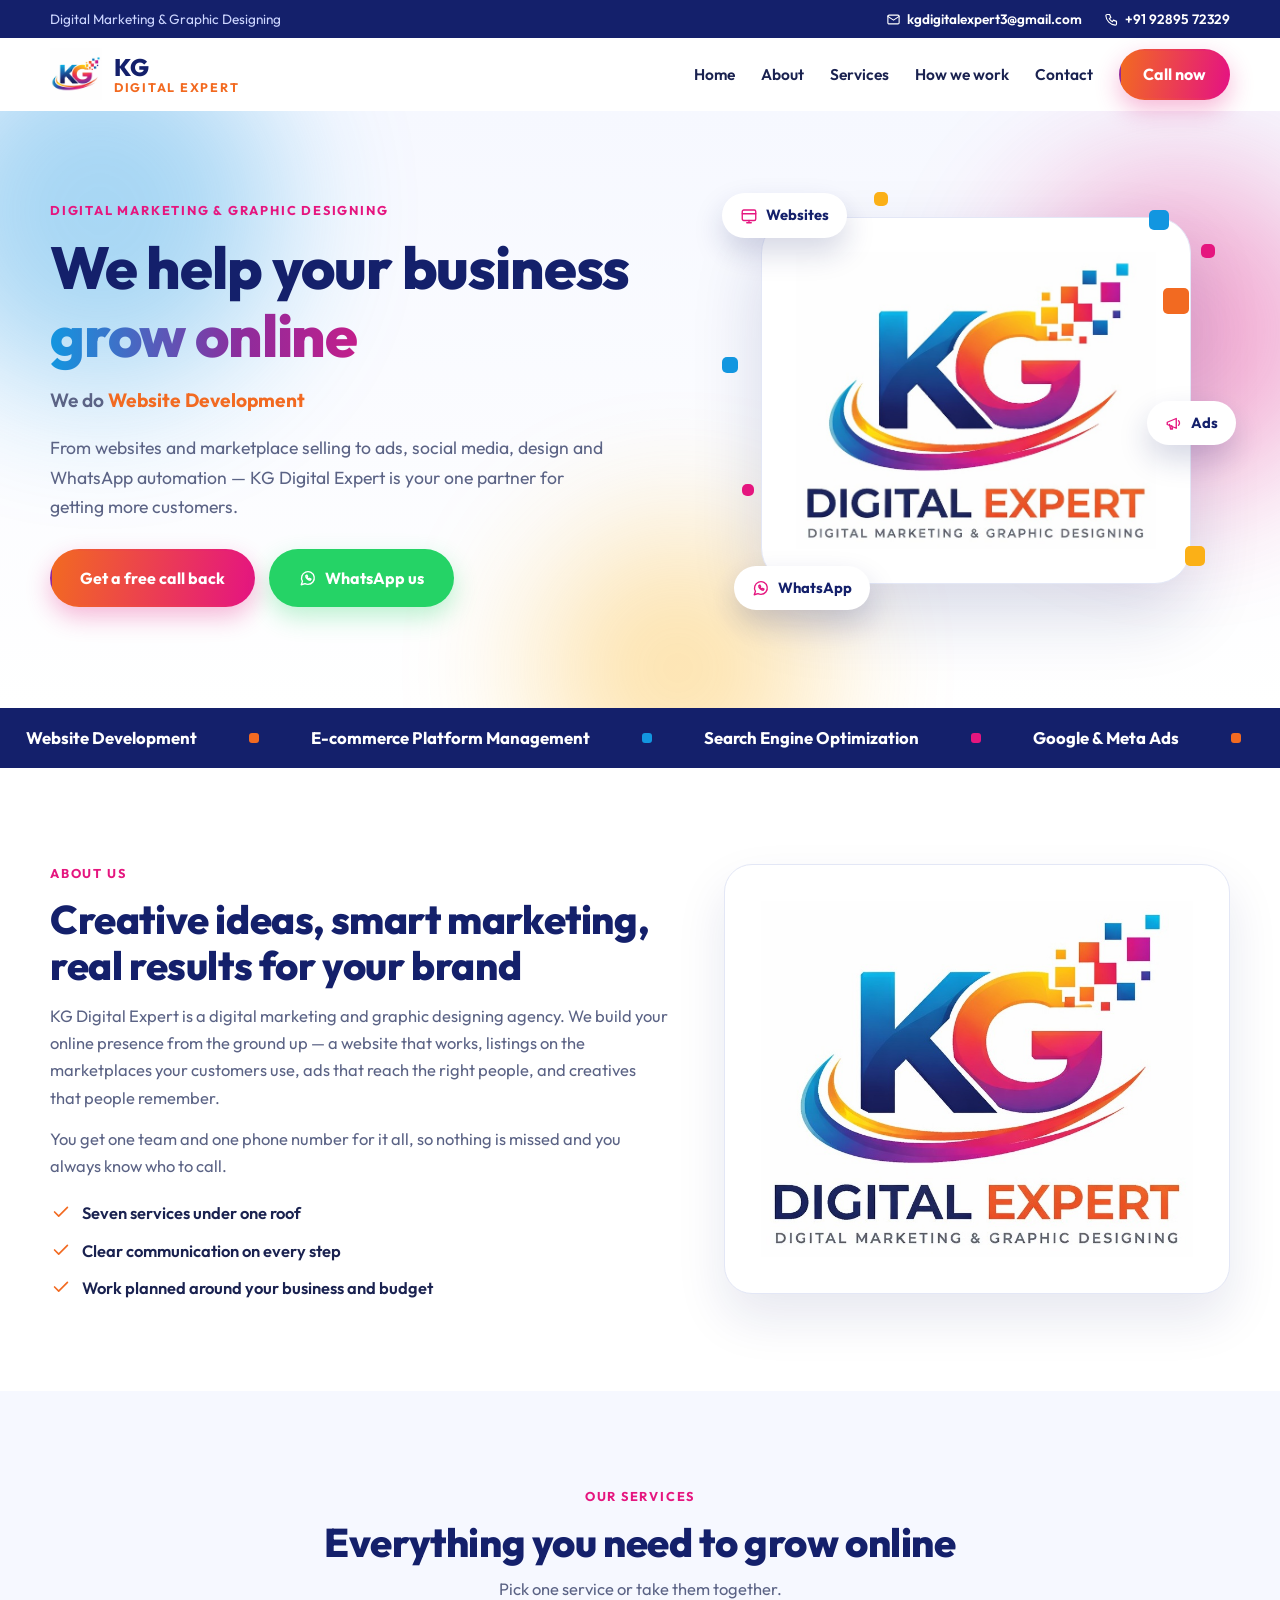
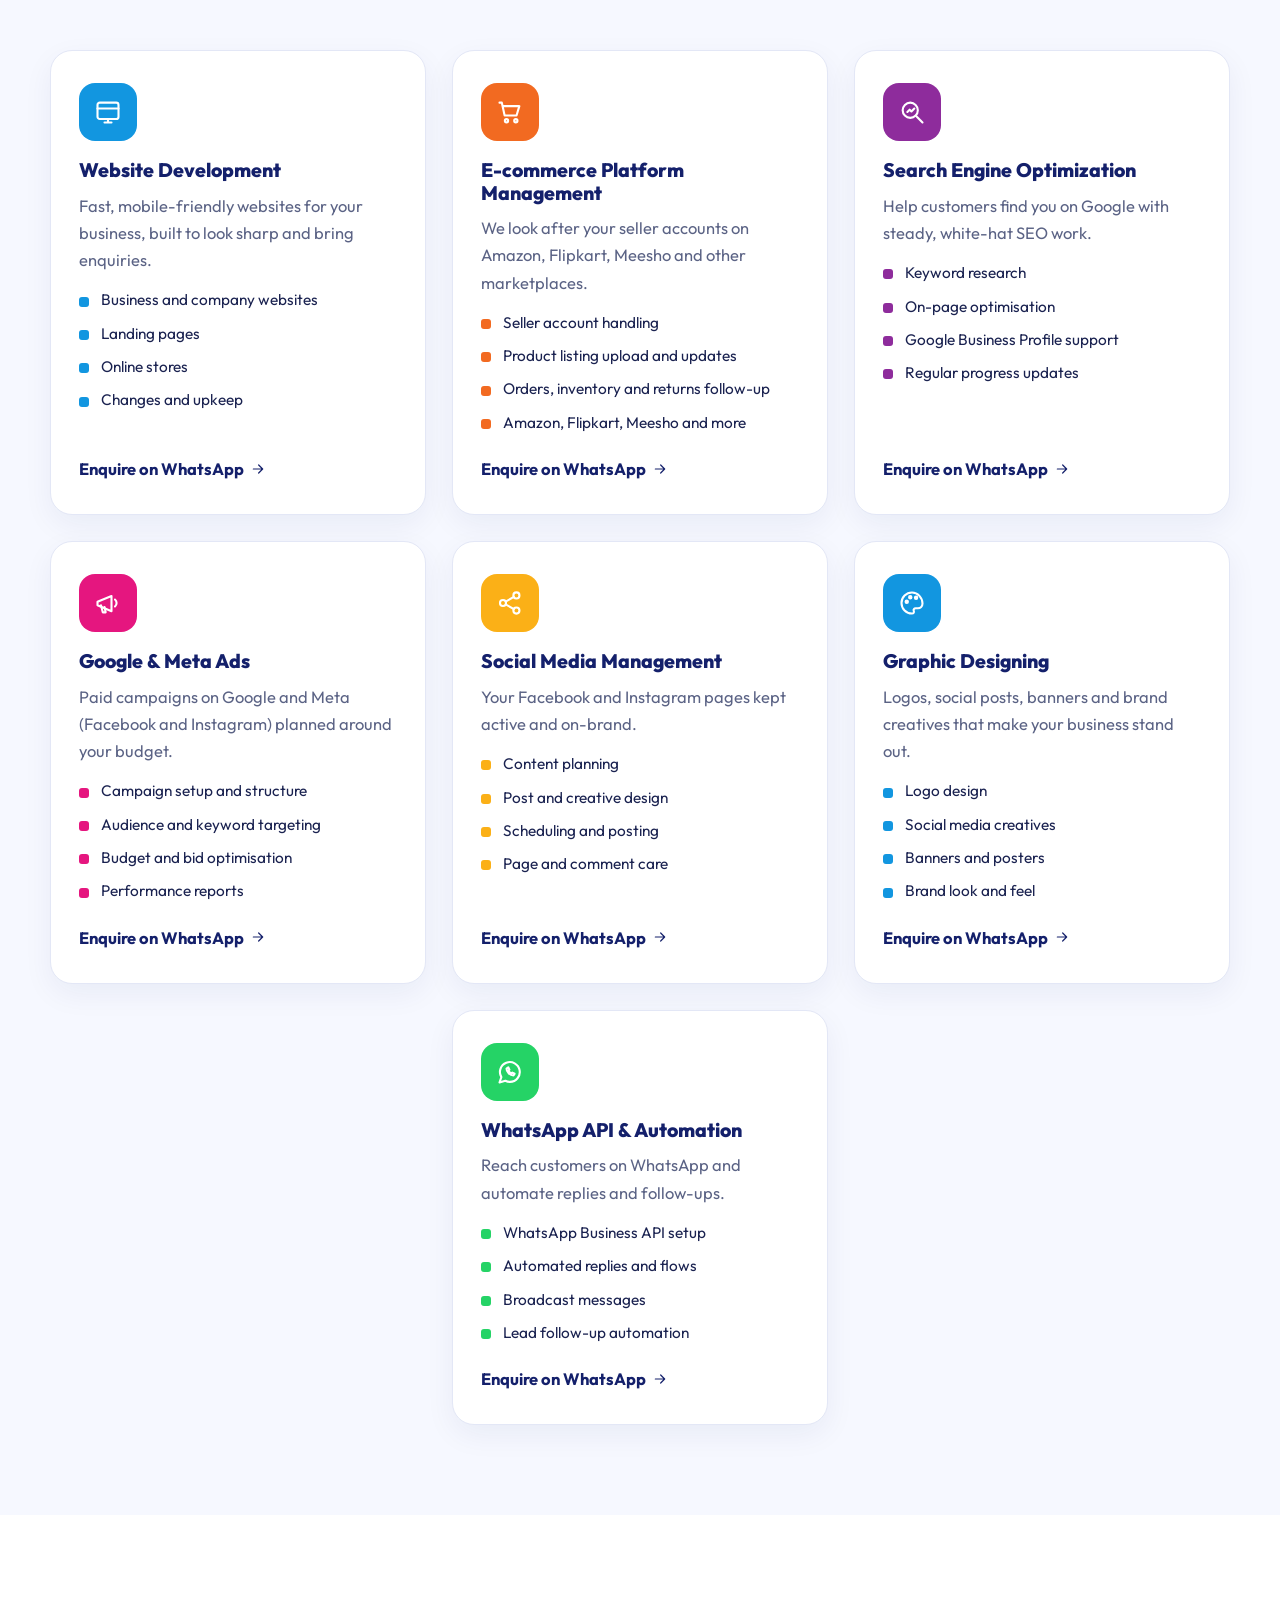
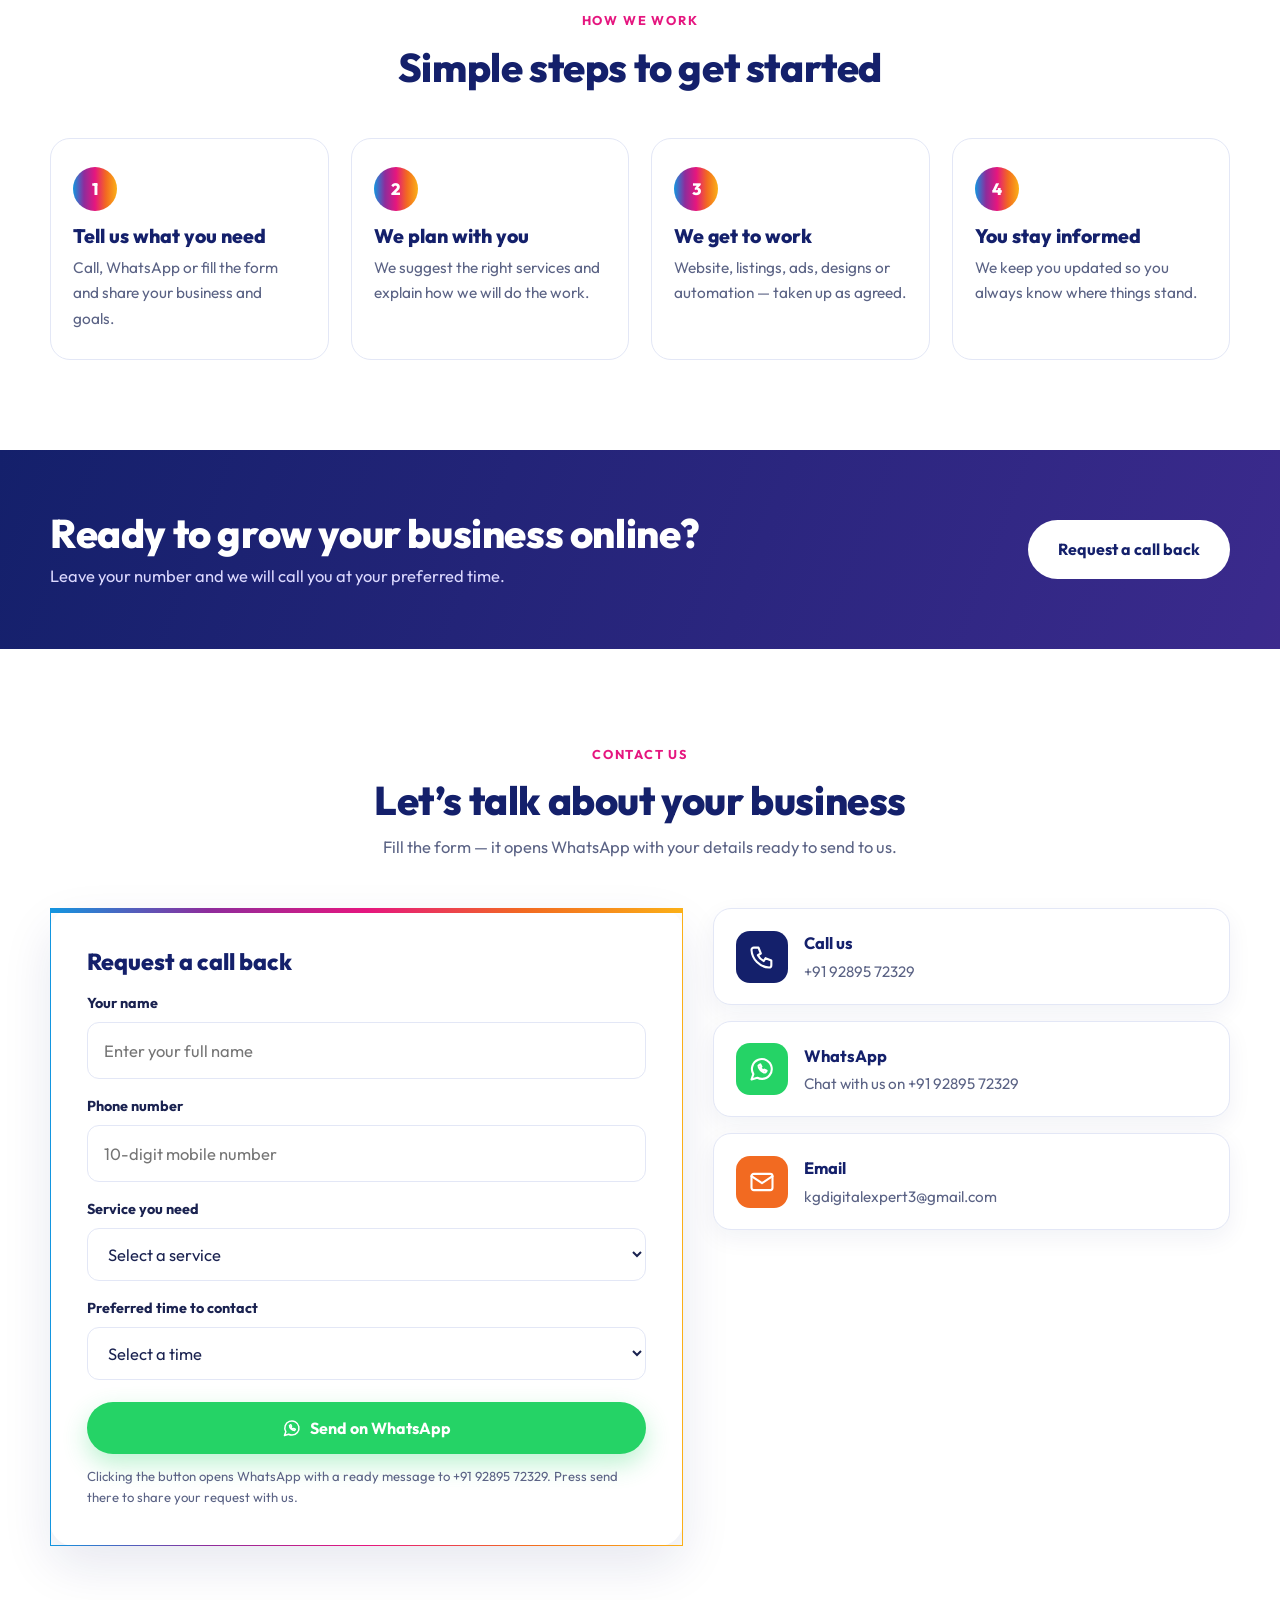
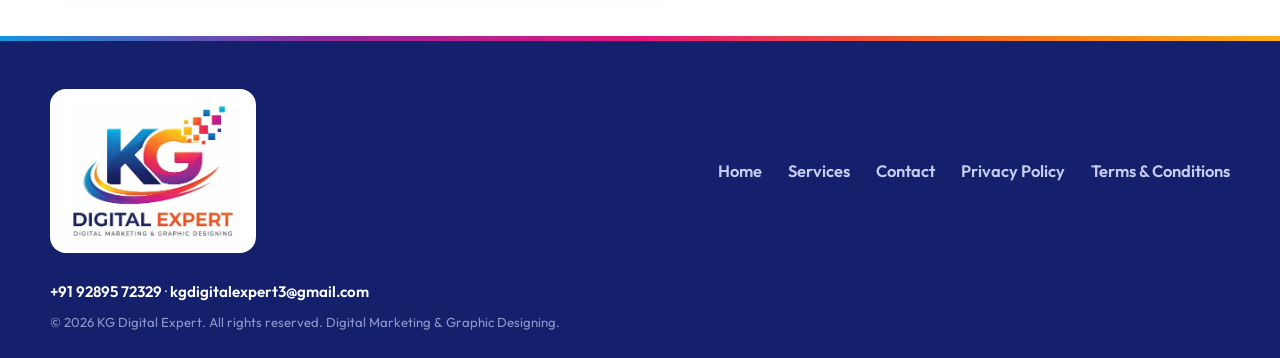
<file: index.html>
<!DOCTYPE html>
<html lang="en">
<head>
  <meta charset="utf-8">
  <meta name="viewport" content="width=device-width, initial-scale=1">
  <title>KG Digital Expert | Digital Marketing &amp; Graphic Designing</title>
  <meta name="description" content="KG Digital Expert: website development, e-commerce platform management, SEO, Google and Meta ads, social media management, graphic designing and WhatsApp API automation. Call +91 92895 72329.">
  <meta name="theme-color" content="#14206b">
  <link rel="icon" type="image/png" href="assets/favicon.png">
  <link rel="preconnect" href="https://fonts.googleapis.com">
  <link rel="preconnect" href="https://fonts.gstatic.com" crossorigin>
  <link rel="stylesheet" href="https://fonts.googleapis.com/css2?family=Outfit:wght@400;500;600;700;800&amp;display=swap">
  <link rel="stylesheet" href="styles.css">
  <meta property="og:title" content="KG Digital Expert - Digital Marketing &amp; Graphic Designing">
  <meta property="og:description" content="Websites, marketplace management, SEO, ads, social media, design and WhatsApp automation.">
  <meta property="og:image" content="assets/logo.jpg">
</head>
<body>
  <div class="progress" id="progress"></div>
  <div class="topbar">
    <div class="container topbar-in">
      <span>Digital Marketing &amp; Graphic Designing</span>
      <span class="tb-links"><a href="mailto:kgdigitalexpert3@gmail.com"><svg viewBox="0 0 24 24" width="15" height="15" fill="none" stroke="currentColor" stroke-width="1.8" stroke-linecap="round" stroke-linejoin="round" aria-hidden="true"><rect x="3" y="5" width="18" height="14" rx="2"/><path d="M3 7l9 6 9-6"/></svg> kgdigitalexpert3@gmail.com</a><a href="tel:+919289572329"><svg viewBox="0 0 24 24" width="15" height="15" fill="none" stroke="currentColor" stroke-width="1.8" stroke-linecap="round" stroke-linejoin="round" aria-hidden="true"><path d="M5 4h4l2 5-2.5 1.5a11 11 0 005 5L15 13l5 2v4a2 2 0 01-2 2A16 16 0 013 6a2 2 0 012-2z"/></svg> +91 92895 72329</a></span>
    </div>
  </div>
  <header class="site-header" id="siteHeader">
    <div class="container nav-wrap">
      <a class="brand" href="index.html"><img src="assets/favicon.png" alt="KG Digital Expert logo" width="52" height="52"><span class="brand-text"><span class="brand-name">KG</span><span class="brand-tag">Digital Expert</span></span></a>
      <button class="menu-btn" id="menuBtn" aria-expanded="false" aria-controls="nav">Menu</button>
      <nav id="nav" class="nav">
        <a href="#home">Home</a><a href="#about">About</a><a href="#services">Services</a><a href="#process">How we work</a><a href="#contact">Contact</a>
        <a class="btn btn-primary nav-cta" href="tel:+919289572329">Call now</a>
      </nav>
    </div>
  </header>

  <main>
  <section class="hero" id="home">
    <div class="blob b1"></div><div class="blob b2"></div><div class="blob b3"></div>
    <div class="container hero-grid">
      <div class="hero-copy">
        <span class="eyebrow anim-in" style="--d:0s">Digital Marketing &amp; Graphic Designing</span>
        <h1 class="anim-in" style="--d:.1s">We help your business <span class="grad">grow online</span></h1>
        <p class="rot anim-in" style="--d:.2s">We do <b id="rot">Website Development</b></p>
        <p class="lead anim-in" style="--d:.3s">From websites and marketplace selling to ads, social media, design and WhatsApp automation &mdash; KG Digital Expert is your one partner for getting more customers.</p>
        <div class="hero-actions anim-in" style="--d:.4s">
          <a class="btn btn-primary" href="#contact">Get a free call back</a>
          <a class="btn btn-whatsapp" href="https://wa.me/919289572329?text=Hi%20KG%20Digital%20Expert%2C%20I%20want%20to%20know%20more%20about%20your%20services." target="_blank" rel="noopener"><svg viewBox="0 0 24 24" width="18" height="18" fill="none" stroke="currentColor" stroke-width="1.8" stroke-linecap="round" stroke-linejoin="round" aria-hidden="true"><path d="M3 21l1.6-4.6A8.5 8.5 0 1112 20.5a8.4 8.4 0 01-4-1z"/><path d="M9 9c0 3 3 6 6 6l1-1.5-2-1-1 .8c-1-.5-1.8-1.3-2.3-2.3l.8-1-1-2z"/></svg> WhatsApp us</a>
        </div>
      </div>
      <div class="hero-visual anim-in" style="--d:.25s">
        <div class="hv-card" id="tilt"><img src="assets/logo.svg" alt="KG Digital Expert logo" width="763" height="629"></div>
        <i class="px p1"></i><i class="px p2"></i><i class="px p3"></i><i class="px p4"></i><i class="px p5"></i><i class="px p6"></i><i class="px p7"></i><i class="px p8"></i>
        <span class="chip c1"><svg viewBox="0 0 24 24" width="18" height="18" fill="none" stroke="currentColor" stroke-width="1.8" stroke-linecap="round" stroke-linejoin="round" aria-hidden="true"><rect x="3" y="4" width="18" height="14" rx="2"/><path d="M3 9h18M9 21h6M12 18v3"/></svg>Websites</span>
        <span class="chip c2"><svg viewBox="0 0 24 24" width="18" height="18" fill="none" stroke="currentColor" stroke-width="1.8" stroke-linecap="round" stroke-linejoin="round" aria-hidden="true"><path d="M3 11v3l12 5V6L3 11z"/><path d="M18 9a4 4 0 010 6M6 14l1.5 6h2.5l-1-4.5"/></svg>Ads</span>
        <span class="chip c3"><svg viewBox="0 0 24 24" width="18" height="18" fill="none" stroke="currentColor" stroke-width="1.8" stroke-linecap="round" stroke-linejoin="round" aria-hidden="true"><path d="M3 21l1.6-4.6A8.5 8.5 0 1112 20.5a8.4 8.4 0 01-4-1z"/><path d="M9 9c0 3 3 6 6 6l1-1.5-2-1-1 .8c-1-.5-1.8-1.3-2.3-2.3l.8-1-1-2z"/></svg>WhatsApp</span>
      </div>
    </div>
  </section>

  <div class="marquee" aria-hidden="true"><div class="marquee-track"><span>Website Development</span><span>E-commerce Platform Management</span><span>Search Engine Optimization</span><span>Google &amp; Meta Ads</span><span>Social Media Management</span><span>Graphic Designing</span><span>WhatsApp API &amp; Automation</span><span>Website Development</span><span>E-commerce Platform Management</span><span>Search Engine Optimization</span><span>Google &amp; Meta Ads</span><span>Social Media Management</span><span>Graphic Designing</span><span>WhatsApp API &amp; Automation</span></div></div>

  <section class="section" id="about">
    <div class="container about-grid">
      <div class="about-text reveal">
        <span class="eyebrow">About us</span>
        <h2>Creative ideas, smart marketing, real results for your brand</h2>
        <p>KG Digital Expert is a digital marketing and graphic designing agency. We build your online presence from the ground up &mdash; a website that works, listings on the marketplaces your customers use, ads that reach the right people, and creatives that people remember.</p>
        <p>You get one team and one phone number for it all, so nothing is missed and you always know who to call.</p>
        <ul class="ticks">
          <li><svg viewBox="0 0 24 24" width="22" height="22" fill="none" stroke="currentColor" stroke-width="1.8" stroke-linecap="round" stroke-linejoin="round" aria-hidden="true"><path d="M5 12l4.5 4.5L19 7"/></svg>Seven services under one roof</li>
          <li><svg viewBox="0 0 24 24" width="22" height="22" fill="none" stroke="currentColor" stroke-width="1.8" stroke-linecap="round" stroke-linejoin="round" aria-hidden="true"><path d="M5 12l4.5 4.5L19 7"/></svg>Clear communication on every step</li>
          <li><svg viewBox="0 0 24 24" width="22" height="22" fill="none" stroke="currentColor" stroke-width="1.8" stroke-linecap="round" stroke-linejoin="round" aria-hidden="true"><path d="M5 12l4.5 4.5L19 7"/></svg>Work planned around your business and budget</li>
        </ul>
      </div>
      <div class="about-card reveal"><img src="assets/logo.svg" alt="KG Digital Expert logo" width="763" height="629"></div>
    </div>
  </section>

  <section class="section tinted" id="services">
    <div class="container">
      <div class="section-head reveal"><span class="eyebrow">Our services</span><h2>Everything you need to grow online</h2><p>Pick one service or take them together.</p></div>
      <div class="cards">
        <article class="card c-blue reveal">
          <div class="card-icon"><svg viewBox="0 0 24 24" width="28" height="28" fill="none" stroke="currentColor" stroke-width="1.8" stroke-linecap="round" stroke-linejoin="round" aria-hidden="true"><rect x="3" y="4" width="18" height="14" rx="2"/><path d="M3 9h18M9 21h6M12 18v3"/></svg></div>
          <h3>Website Development</h3>
          <p>Fast, mobile-friendly websites for your business, built to look sharp and bring enquiries.</p>
          <ul class="mini"><li>Business and company websites</li><li>Landing pages</li><li>Online stores</li><li>Changes and upkeep</li></ul>
          <a class="card-link" href="https://wa.me/919289572329?text=Hi%20KG%20Digital%20Expert%2C%20I%20want%20to%20know%20about%20Website%20Development." target="_blank" rel="noopener">Enquire on WhatsApp <svg viewBox="0 0 24 24" width="16" height="16" fill="none" stroke="currentColor" stroke-width="1.8" stroke-linecap="round" stroke-linejoin="round" aria-hidden="true"><path d="M5 12h14M13 6l6 6-6 6"/></svg></a>
        </article>
        <article class="card c-orange reveal">
          <div class="card-icon"><svg viewBox="0 0 24 24" width="28" height="28" fill="none" stroke="currentColor" stroke-width="1.8" stroke-linecap="round" stroke-linejoin="round" aria-hidden="true"><path d="M3 4h2l2.4 11h10.2L20 7H6.2"/><circle cx="9" cy="19.5" r="1.4"/><circle cx="17" cy="19.5" r="1.4"/></svg></div>
          <h3>E-commerce Platform Management</h3>
          <p>We look after your seller accounts on Amazon, Flipkart, Meesho and other marketplaces.</p>
          <ul class="mini"><li>Seller account handling</li><li>Product listing upload and updates</li><li>Orders, inventory and returns follow-up</li><li>Amazon, Flipkart, Meesho and more</li></ul>
          <a class="card-link" href="https://wa.me/919289572329?text=Hi%20KG%20Digital%20Expert%2C%20I%20want%20to%20know%20about%20E-commerce%20Platform%20Management." target="_blank" rel="noopener">Enquire on WhatsApp <svg viewBox="0 0 24 24" width="16" height="16" fill="none" stroke="currentColor" stroke-width="1.8" stroke-linecap="round" stroke-linejoin="round" aria-hidden="true"><path d="M5 12h14M13 6l6 6-6 6"/></svg></a>
        </article>
        <article class="card c-purple reveal">
          <div class="card-icon"><svg viewBox="0 0 24 24" width="28" height="28" fill="none" stroke="currentColor" stroke-width="1.8" stroke-linecap="round" stroke-linejoin="round" aria-hidden="true"><circle cx="10.5" cy="10.5" r="6.5"/><path d="M15.5 15.5L21 21M8 12l2-2 1.5 1.5L14 9"/></svg></div>
          <h3>Search Engine Optimization</h3>
          <p>Help customers find you on Google with steady, white-hat SEO work.</p>
          <ul class="mini"><li>Keyword research</li><li>On-page optimisation</li><li>Google Business Profile support</li><li>Regular progress updates</li></ul>
          <a class="card-link" href="https://wa.me/919289572329?text=Hi%20KG%20Digital%20Expert%2C%20I%20want%20to%20know%20about%20Search%20Engine%20Optimization." target="_blank" rel="noopener">Enquire on WhatsApp <svg viewBox="0 0 24 24" width="16" height="16" fill="none" stroke="currentColor" stroke-width="1.8" stroke-linecap="round" stroke-linejoin="round" aria-hidden="true"><path d="M5 12h14M13 6l6 6-6 6"/></svg></a>
        </article>
        <article class="card c-pink reveal">
          <div class="card-icon"><svg viewBox="0 0 24 24" width="28" height="28" fill="none" stroke="currentColor" stroke-width="1.8" stroke-linecap="round" stroke-linejoin="round" aria-hidden="true"><path d="M3 11v3l12 5V6L3 11z"/><path d="M18 9a4 4 0 010 6M6 14l1.5 6h2.5l-1-4.5"/></svg></div>
          <h3>Google &amp; Meta Ads</h3>
          <p>Paid campaigns on Google and Meta (Facebook and Instagram) planned around your budget.</p>
          <ul class="mini"><li>Campaign setup and structure</li><li>Audience and keyword targeting</li><li>Budget and bid optimisation</li><li>Performance reports</li></ul>
          <a class="card-link" href="https://wa.me/919289572329?text=Hi%20KG%20Digital%20Expert%2C%20I%20want%20to%20know%20about%20Google%20and%20Meta%20Ads." target="_blank" rel="noopener">Enquire on WhatsApp <svg viewBox="0 0 24 24" width="16" height="16" fill="none" stroke="currentColor" stroke-width="1.8" stroke-linecap="round" stroke-linejoin="round" aria-hidden="true"><path d="M5 12h14M13 6l6 6-6 6"/></svg></a>
        </article>
        <article class="card c-yellow reveal">
          <div class="card-icon"><svg viewBox="0 0 24 24" width="28" height="28" fill="none" stroke="currentColor" stroke-width="1.8" stroke-linecap="round" stroke-linejoin="round" aria-hidden="true"><circle cx="6" cy="12" r="2.6"/><circle cx="17.5" cy="5.5" r="2.6"/><circle cx="17.5" cy="18.5" r="2.6"/><path d="M8.3 10.8l7-4M8.3 13.2l7 4"/></svg></div>
          <h3>Social Media Management</h3>
          <p>Your Facebook and Instagram pages kept active and on-brand.</p>
          <ul class="mini"><li>Content planning</li><li>Post and creative design</li><li>Scheduling and posting</li><li>Page and comment care</li></ul>
          <a class="card-link" href="https://wa.me/919289572329?text=Hi%20KG%20Digital%20Expert%2C%20I%20want%20to%20know%20about%20Social%20Media%20Management." target="_blank" rel="noopener">Enquire on WhatsApp <svg viewBox="0 0 24 24" width="16" height="16" fill="none" stroke="currentColor" stroke-width="1.8" stroke-linecap="round" stroke-linejoin="round" aria-hidden="true"><path d="M5 12h14M13 6l6 6-6 6"/></svg></a>
        </article>
        <article class="card c-blue reveal">
          <div class="card-icon"><svg viewBox="0 0 24 24" width="28" height="28" fill="none" stroke="currentColor" stroke-width="1.8" stroke-linecap="round" stroke-linejoin="round" aria-hidden="true"><path d="M12 3a9 9 0 100 18c1.4 0 2-1 1.5-2.2-.5-1.2.3-2.3 1.6-2.3H17a4 4 0 004-4c0-5-4-9.5-9-9.5z"/><circle cx="7.5" cy="11" r="1"/><circle cx="10.5" cy="7" r="1"/><circle cx="15.5" cy="7.5" r="1"/></svg></div>
          <h3>Graphic Designing</h3>
          <p>Logos, social posts, banners and brand creatives that make your business stand out.</p>
          <ul class="mini"><li>Logo design</li><li>Social media creatives</li><li>Banners and posters</li><li>Brand look and feel</li></ul>
          <a class="card-link" href="https://wa.me/919289572329?text=Hi%20KG%20Digital%20Expert%2C%20I%20want%20to%20know%20about%20Graphic%20Designing." target="_blank" rel="noopener">Enquire on WhatsApp <svg viewBox="0 0 24 24" width="16" height="16" fill="none" stroke="currentColor" stroke-width="1.8" stroke-linecap="round" stroke-linejoin="round" aria-hidden="true"><path d="M5 12h14M13 6l6 6-6 6"/></svg></a>
        </article>
        <article class="card c-green reveal">
          <div class="card-icon"><svg viewBox="0 0 24 24" width="28" height="28" fill="none" stroke="currentColor" stroke-width="1.8" stroke-linecap="round" stroke-linejoin="round" aria-hidden="true"><path d="M3 21l1.6-4.6A8.5 8.5 0 1112 20.5a8.4 8.4 0 01-4-1z"/><path d="M9 9c0 3 3 6 6 6l1-1.5-2-1-1 .8c-1-.5-1.8-1.3-2.3-2.3l.8-1-1-2z"/></svg></div>
          <h3>WhatsApp API &amp; Automation</h3>
          <p>Reach customers on WhatsApp and automate replies and follow-ups.</p>
          <ul class="mini"><li>WhatsApp Business API setup</li><li>Automated replies and flows</li><li>Broadcast messages</li><li>Lead follow-up automation</li></ul>
          <a class="card-link" href="https://wa.me/919289572329?text=Hi%20KG%20Digital%20Expert%2C%20I%20want%20to%20know%20about%20WhatsApp%20API%20and%20Automation." target="_blank" rel="noopener">Enquire on WhatsApp <svg viewBox="0 0 24 24" width="16" height="16" fill="none" stroke="currentColor" stroke-width="1.8" stroke-linecap="round" stroke-linejoin="round" aria-hidden="true"><path d="M5 12h14M13 6l6 6-6 6"/></svg></a>
        </article>
      </div>
    </div>
  </section>

  <section class="section" id="process">
    <div class="container">
      <div class="section-head reveal"><span class="eyebrow">How we work</span><h2>Simple steps to get started</h2></div>
      <div class="steps">
        <div class="step reveal"><span class="num">1</span><h3>Tell us what you need</h3><p>Call, WhatsApp or fill the form and share your business and goals.</p></div>
        <div class="step reveal"><span class="num">2</span><h3>We plan with you</h3><p>We suggest the right services and explain how we will do the work.</p></div>
        <div class="step reveal"><span class="num">3</span><h3>We get to work</h3><p>Website, listings, ads, designs or automation &mdash; taken up as agreed.</p></div>
        <div class="step reveal"><span class="num">4</span><h3>You stay informed</h3><p>We keep you updated so you always know where things stand.</p></div>
      </div>
    </div>
  </section>

  <section class="cta">
    <div class="container cta-in reveal">
      <div><h2>Ready to grow your business online?</h2><p>Leave your number and we will call you at your preferred time.</p></div>
      <a class="btn btn-light" href="#contact">Request a call back</a>
    </div>
  </section>

  <section class="section" id="contact">
    <div class="container">
      <div class="section-head reveal"><span class="eyebrow">Contact us</span><h2>Let&rsquo;s talk about your business</h2><p>Fill the form &mdash; it opens WhatsApp with your details ready to send to us.</p></div>
      <div class="contact-grid">
        <form class="lead-form reveal" id="leadForm" novalidate>
          <h3>Request a call back</h3>
          <label for="fName">Your name</label>
          <input id="fName" name="name" type="text" placeholder="Enter your full name" autocomplete="name" required>
          <label for="fPhone">Phone number</label>
          <input id="fPhone" name="phone" type="tel" inputmode="tel" placeholder="10-digit mobile number" autocomplete="tel" required>
          <label for="fService">Service you need</label>
          <select id="fService" name="service" required><option value="">Select a service</option><option>Website Development</option><option>E-commerce Platform Management</option><option>Search Engine Optimization</option><option>Google & Meta Ads</option><option>Social Media Management</option><option>Graphic Designing</option><option>WhatsApp API & Automation</option><option>Not sure yet</option></select>
          <label for="fTime">Preferred time to contact</label>
          <select id="fTime" name="time" required>
            <option value="">Select a time</option>
            <option>Morning (9 am - 12 pm)</option>
            <option>Afternoon (12 pm - 4 pm)</option>
            <option>Evening (4 pm - 8 pm)</option>
            <option>Any time</option>
          </select>
          <p class="form-err" id="formErr" role="alert" hidden></p>
          <button class="btn btn-whatsapp btn-block" type="submit"><svg viewBox="0 0 24 24" width="20" height="20" fill="none" stroke="currentColor" stroke-width="1.8" stroke-linecap="round" stroke-linejoin="round" aria-hidden="true"><path d="M3 21l1.6-4.6A8.5 8.5 0 1112 20.5a8.4 8.4 0 01-4-1z"/><path d="M9 9c0 3 3 6 6 6l1-1.5-2-1-1 .8c-1-.5-1.8-1.3-2.3-2.3l.8-1-1-2z"/></svg> Send on WhatsApp</button>
          <p class="form-note">Clicking the button opens WhatsApp with a ready message to +91 92895 72329. Press send there to share your request with us.</p>
        </form>
        <div class="contact-side">
          <a class="contact-box reveal" href="tel:+919289572329"><span class="ci"><svg viewBox="0 0 24 24" width="28" height="28" fill="none" stroke="currentColor" stroke-width="1.8" stroke-linecap="round" stroke-linejoin="round" aria-hidden="true"><path d="M5 4h4l2 5-2.5 1.5a11 11 0 005 5L15 13l5 2v4a2 2 0 01-2 2A16 16 0 013 6a2 2 0 012-2z"/></svg></span><span><strong>Call us</strong><em>+91 92895 72329</em></span></a>
          <a class="contact-box reveal" href="https://wa.me/919289572329?text=Hi%20KG%20Digital%20Expert%2C%20I%20want%20to%20know%20more%20about%20your%20services." target="_blank" rel="noopener"><span class="ci"><svg viewBox="0 0 24 24" width="28" height="28" fill="none" stroke="currentColor" stroke-width="1.8" stroke-linecap="round" stroke-linejoin="round" aria-hidden="true"><path d="M3 21l1.6-4.6A8.5 8.5 0 1112 20.5a8.4 8.4 0 01-4-1z"/><path d="M9 9c0 3 3 6 6 6l1-1.5-2-1-1 .8c-1-.5-1.8-1.3-2.3-2.3l.8-1-1-2z"/></svg></span><span><strong>WhatsApp</strong><em>Chat with us on +91 92895 72329</em></span></a>
          <a class="contact-box reveal" href="mailto:kgdigitalexpert3@gmail.com"><span class="ci"><svg viewBox="0 0 24 24" width="28" height="28" fill="none" stroke="currentColor" stroke-width="1.8" stroke-linecap="round" stroke-linejoin="round" aria-hidden="true"><rect x="3" y="5" width="18" height="14" rx="2"/><path d="M3 7l9 6 9-6"/></svg></span><span><strong>Email</strong><em>kgdigitalexpert3@gmail.com</em></span></a>
        </div>
      </div>
    </div>
  </section>
  </main>

  <footer class="site-footer">
    <div class="container">
      <div class="footer-top">
        <div class="footer-brand"><img src="assets/logo.svg" alt="KG Digital Expert" width="763" height="629"></div>
        <ul class="footer-links">
          <li><a href="index.html">Home</a></li>
          <li><a href="index.html#services">Services</a></li>
          <li><a href="index.html#contact">Contact</a></li>
          <li><a href="privacy.html">Privacy Policy</a></li>
          <li><a href="terms.html">Terms &amp; Conditions</a></li>
        </ul>
      </div>
      <p class="footer-addr"><a href="tel:+919289572329">+91 92895 72329</a> &middot; <a href="mailto:kgdigitalexpert3@gmail.com">kgdigitalexpert3@gmail.com</a></p>
      <p class="copy">&copy; <span id="yr">2026</span> KG Digital Expert. All rights reserved. Digital Marketing &amp; Graphic Designing.</p>
    </div>
  </footer>
  <script>document.getElementById('yr').textContent=new Date().getFullYear();</script>
  <div class="mobile-bar">
    <a href="tel:+919289572329" class="mb-call">Call now</a>
    <a href="https://wa.me/919289572329?text=Hi%20KG%20Digital%20Expert%2C%20I%20want%20to%20know%20more%20about%20your%20services." target="_blank" rel="noopener" class="mb-wa">WhatsApp</a>
  </div>

  <script>
  (function(){
    document.documentElement.classList.add('js');
    var reduce=window.matchMedia&&matchMedia('(prefers-reduced-motion: reduce)').matches;
    var btn=document.getElementById('menuBtn'),nav=document.getElementById('nav');
    btn.addEventListener('click',function(){var o=nav.classList.toggle('open');btn.setAttribute('aria-expanded',o);});
    nav.querySelectorAll('a').forEach(function(a){a.addEventListener('click',function(){nav.classList.remove('open');btn.setAttribute('aria-expanded',false);});});
    var els=document.querySelectorAll('.reveal');
    els.forEach(function(el,i){el.style.transitionDelay=((i%3)*0.09)+'s';});
    if('IntersectionObserver' in window){
      var io=new IntersectionObserver(function(es){es.forEach(function(e){if(e.isIntersecting){e.target.classList.add('in');io.unobserve(e.target);}});},{threshold:.12});
      els.forEach(function(el){io.observe(el);});
    }else{els.forEach(function(el){el.classList.add('in');});}
    var pr=document.getElementById('progress'),hd=document.getElementById('siteHeader');
    function sc(){var h=document.documentElement,m=h.scrollHeight-h.clientHeight;pr.style.width=(m>0?h.scrollTop/m*100:0)+'%';hd.classList.toggle('scrolled',h.scrollTop>10);}
    window.addEventListener('scroll',sc,{passive:true});sc();
    var words=['Website Development','E-commerce Platform Management','Search Engine Optimization','Google & Meta Ads','Social Media Management','Graphic Designing','WhatsApp API & Automation'],wi=0,r=document.getElementById('rot');
    if(!reduce){setInterval(function(){r.classList.add('out');setTimeout(function(){wi=(wi+1)%words.length;r.textContent=words[wi];r.classList.remove('out');},300);},2400);}
    var t=document.getElementById('tilt');
    if(t&&!reduce&&window.matchMedia('(hover:hover)').matches){
      t.parentNode.addEventListener('mousemove',function(e){var b=t.getBoundingClientRect(),x=(e.clientX-b.left)/b.width-.5,y=(e.clientY-b.top)/b.height-.5;t.style.transform='perspective(800px) rotateY('+(x*10)+'deg) rotateX('+(-y*10)+'deg)';});
      t.parentNode.addEventListener('mouseleave',function(){t.style.transform='';});
    }
    var form=document.getElementById('leadForm'),err=document.getElementById('formErr');
    form.addEventListener('submit',function(ev){
      ev.preventDefault();
      var n=form.name.value.trim(),p=form.phone.value.replace(/[^0-9]/g,''),sv=form.service.value,t2=form.time.value;
      if(p.length>10&&p.indexOf('91')===0)p=p.slice(p.length-10);
      var m='';
      if(n.length<2)m='Please enter your name.';
      else if(p.length!==10)m='Please enter a valid 10-digit phone number.';
      else if(!sv)m='Please select the service you need.';
      else if(!t2)m='Please select your preferred time to contact.';
      if(m){err.textContent=m;err.hidden=false;return;}
      err.hidden=true;
      var text='Hello KG Digital Expert, I would like a call back.\n\nName: '+n+'\nPhone: '+p+'\nService: '+sv+'\nPreferred time to contact: '+t2;
      window.open('https://wa.me/919289572329?text='+encodeURIComponent(text),'_blank');
    });
  })();
  </script>
</body>
</html>
</file>
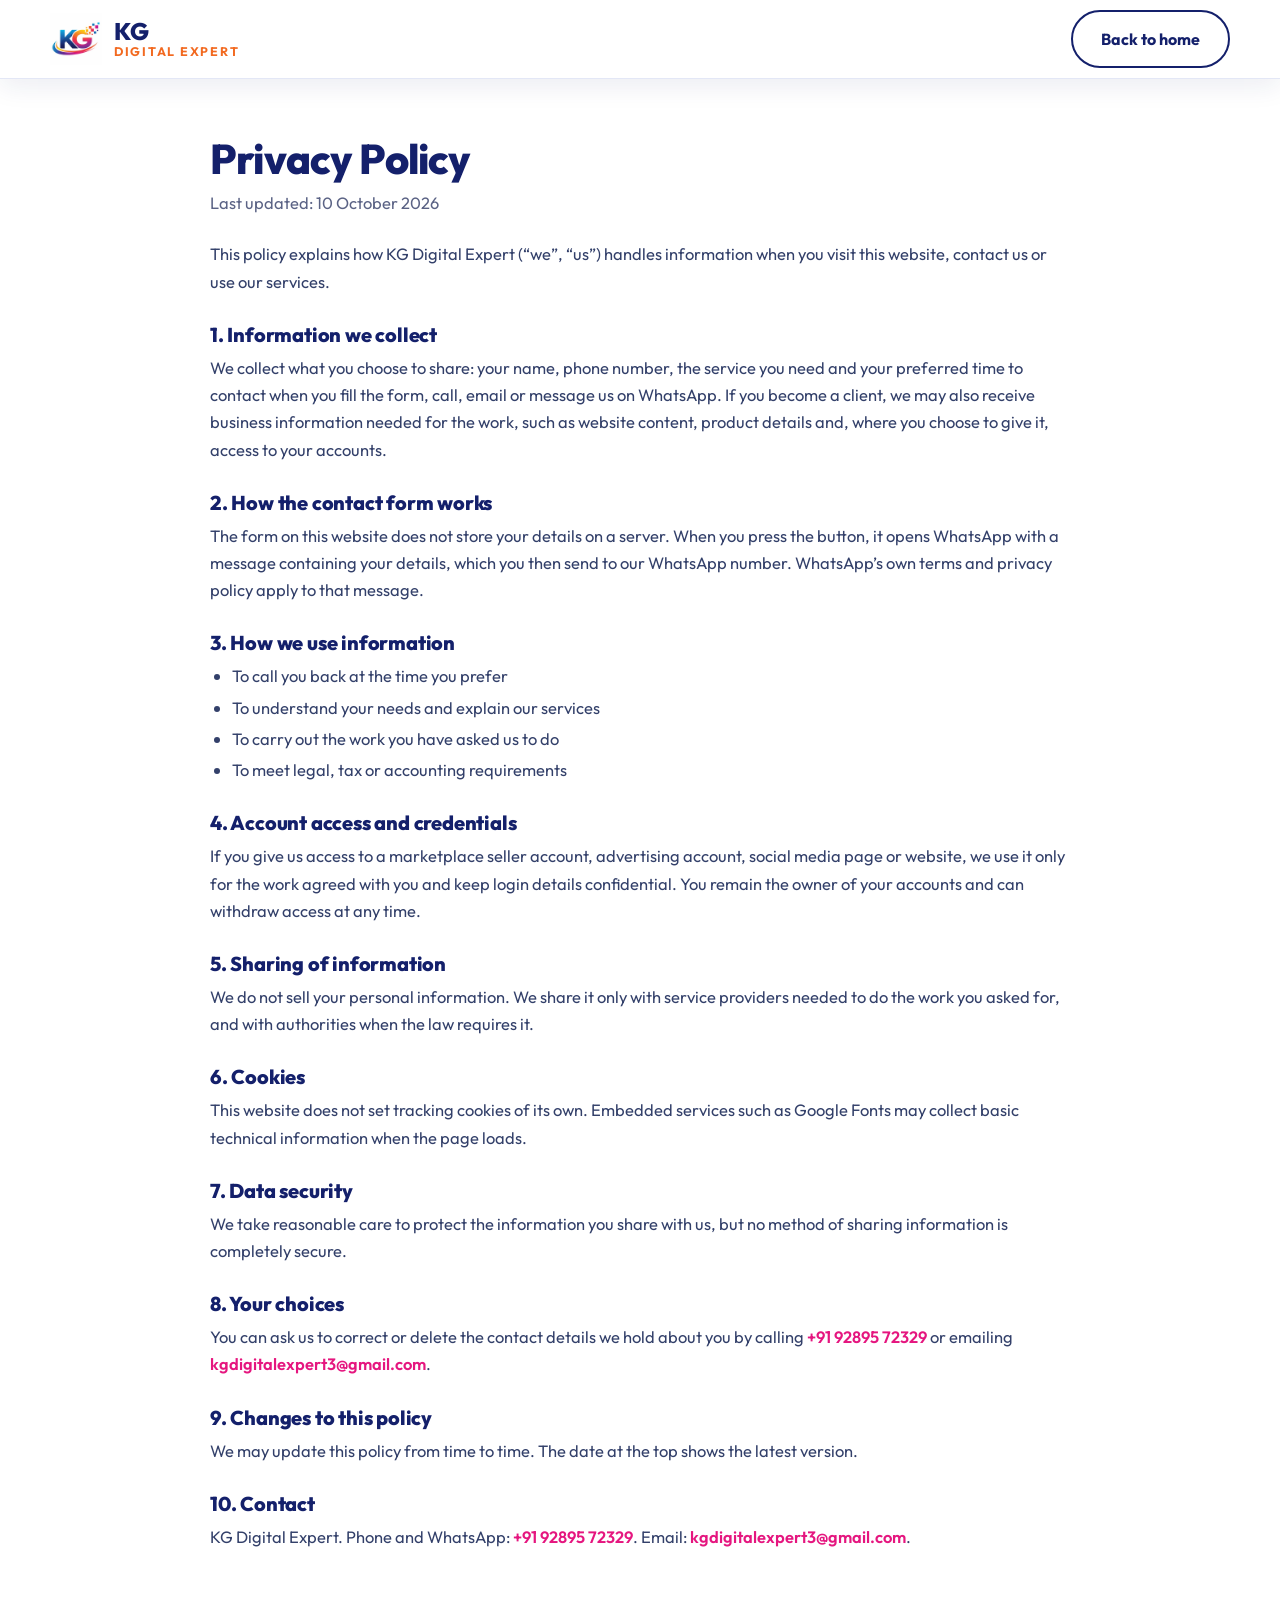
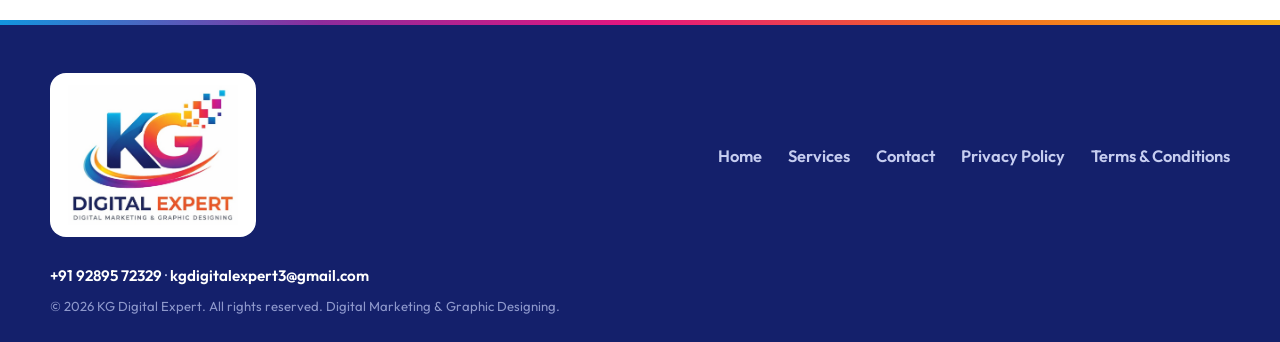
<file: privacy.html>
<!DOCTYPE html>
<html lang="en">
<head>
  <meta charset="utf-8">
  <meta name="viewport" content="width=device-width, initial-scale=1">
  <title>Privacy Policy | KG Digital Expert</title>
  <meta name="description" content="How KG Digital Expert collects, uses and protects your information.">
  <meta name="theme-color" content="#14206b">
  <link rel="icon" type="image/png" href="assets/favicon.png">
  <link rel="preconnect" href="https://fonts.googleapis.com">
  <link rel="preconnect" href="https://fonts.gstatic.com" crossorigin>
  <link rel="stylesheet" href="https://fonts.googleapis.com/css2?family=Outfit:wght@400;500;600;700;800&amp;display=swap">
  <link rel="stylesheet" href="styles.css">
</head>
<body>
  <header class="site-header scrolled">
    <div class="container nav-wrap">
      <a class="brand" href="index.html"><img src="assets/favicon.png" alt="KG Digital Expert logo" width="52" height="52"><span class="brand-text"><span class="brand-name">KG</span><span class="brand-tag">Digital Expert</span></span></a>
      <a class="btn btn-outline" href="index.html">Back to home</a>
    </div>
  </header>
  <main class="legal">
    <div class="container">
      <h1>Privacy Policy</h1>
      <p class="updated">Last updated: 10 October 2026</p>

      <p>This policy explains how KG Digital Expert (&ldquo;we&rdquo;, &ldquo;us&rdquo;) handles information when you visit this website, contact us or use our services.</p>
      <h2>1. Information we collect</h2>
      <p>We collect what you choose to share: your name, phone number, the service you need and your preferred time to contact when you fill the form, call, email or message us on WhatsApp. If you become a client, we may also receive business information needed for the work, such as website content, product details and, where you choose to give it, access to your accounts.</p>
      <h2>2. How the contact form works</h2>
      <p>The form on this website does not store your details on a server. When you press the button, it opens WhatsApp with a message containing your details, which you then send to our WhatsApp number. WhatsApp&rsquo;s own terms and privacy policy apply to that message.</p>
      <h2>3. How we use information</h2>
      <ul>
        <li>To call you back at the time you prefer</li>
        <li>To understand your needs and explain our services</li>
        <li>To carry out the work you have asked us to do</li>
        <li>To meet legal, tax or accounting requirements</li>
      </ul>
      <h2>4. Account access and credentials</h2>
      <p>If you give us access to a marketplace seller account, advertising account, social media page or website, we use it only for the work agreed with you and keep login details confidential. You remain the owner of your accounts and can withdraw access at any time.</p>
      <h2>5. Sharing of information</h2>
      <p>We do not sell your personal information. We share it only with service providers needed to do the work you asked for, and with authorities when the law requires it.</p>
      <h2>6. Cookies</h2>
      <p>This website does not set tracking cookies of its own. Embedded services such as Google Fonts may collect basic technical information when the page loads.</p>
      <h2>7. Data security</h2>
      <p>We take reasonable care to protect the information you share with us, but no method of sharing information is completely secure.</p>
      <h2>8. Your choices</h2>
      <p>You can ask us to correct or delete the contact details we hold about you by calling <a href="tel:+919289572329">+91 92895 72329</a> or emailing <a href="mailto:kgdigitalexpert3@gmail.com">kgdigitalexpert3@gmail.com</a>.</p>
      <h2>9. Changes to this policy</h2>
      <p>We may update this policy from time to time. The date at the top shows the latest version.</p>
      <h2>10. Contact</h2>
      <p>KG Digital Expert. Phone and WhatsApp: <a href="tel:+919289572329">+91 92895 72329</a>. Email: <a href="mailto:kgdigitalexpert3@gmail.com">kgdigitalexpert3@gmail.com</a>.</p>
    </div>
  </main>

  <footer class="site-footer">
    <div class="container">
      <div class="footer-top">
        <div class="footer-brand"><img src="assets/logo.svg" alt="KG Digital Expert" width="763" height="629"></div>
        <ul class="footer-links">
          <li><a href="index.html">Home</a></li>
          <li><a href="index.html#services">Services</a></li>
          <li><a href="index.html#contact">Contact</a></li>
          <li><a href="privacy.html">Privacy Policy</a></li>
          <li><a href="terms.html">Terms &amp; Conditions</a></li>
        </ul>
      </div>
      <p class="footer-addr"><a href="tel:+919289572329">+91 92895 72329</a> &middot; <a href="mailto:kgdigitalexpert3@gmail.com">kgdigitalexpert3@gmail.com</a></p>
      <p class="copy">&copy; <span id="yr">2026</span> KG Digital Expert. All rights reserved. Digital Marketing &amp; Graphic Designing.</p>
    </div>
  </footer>
  <script>document.getElementById('yr').textContent=new Date().getFullYear();</script>
</body>
</html>
</file>
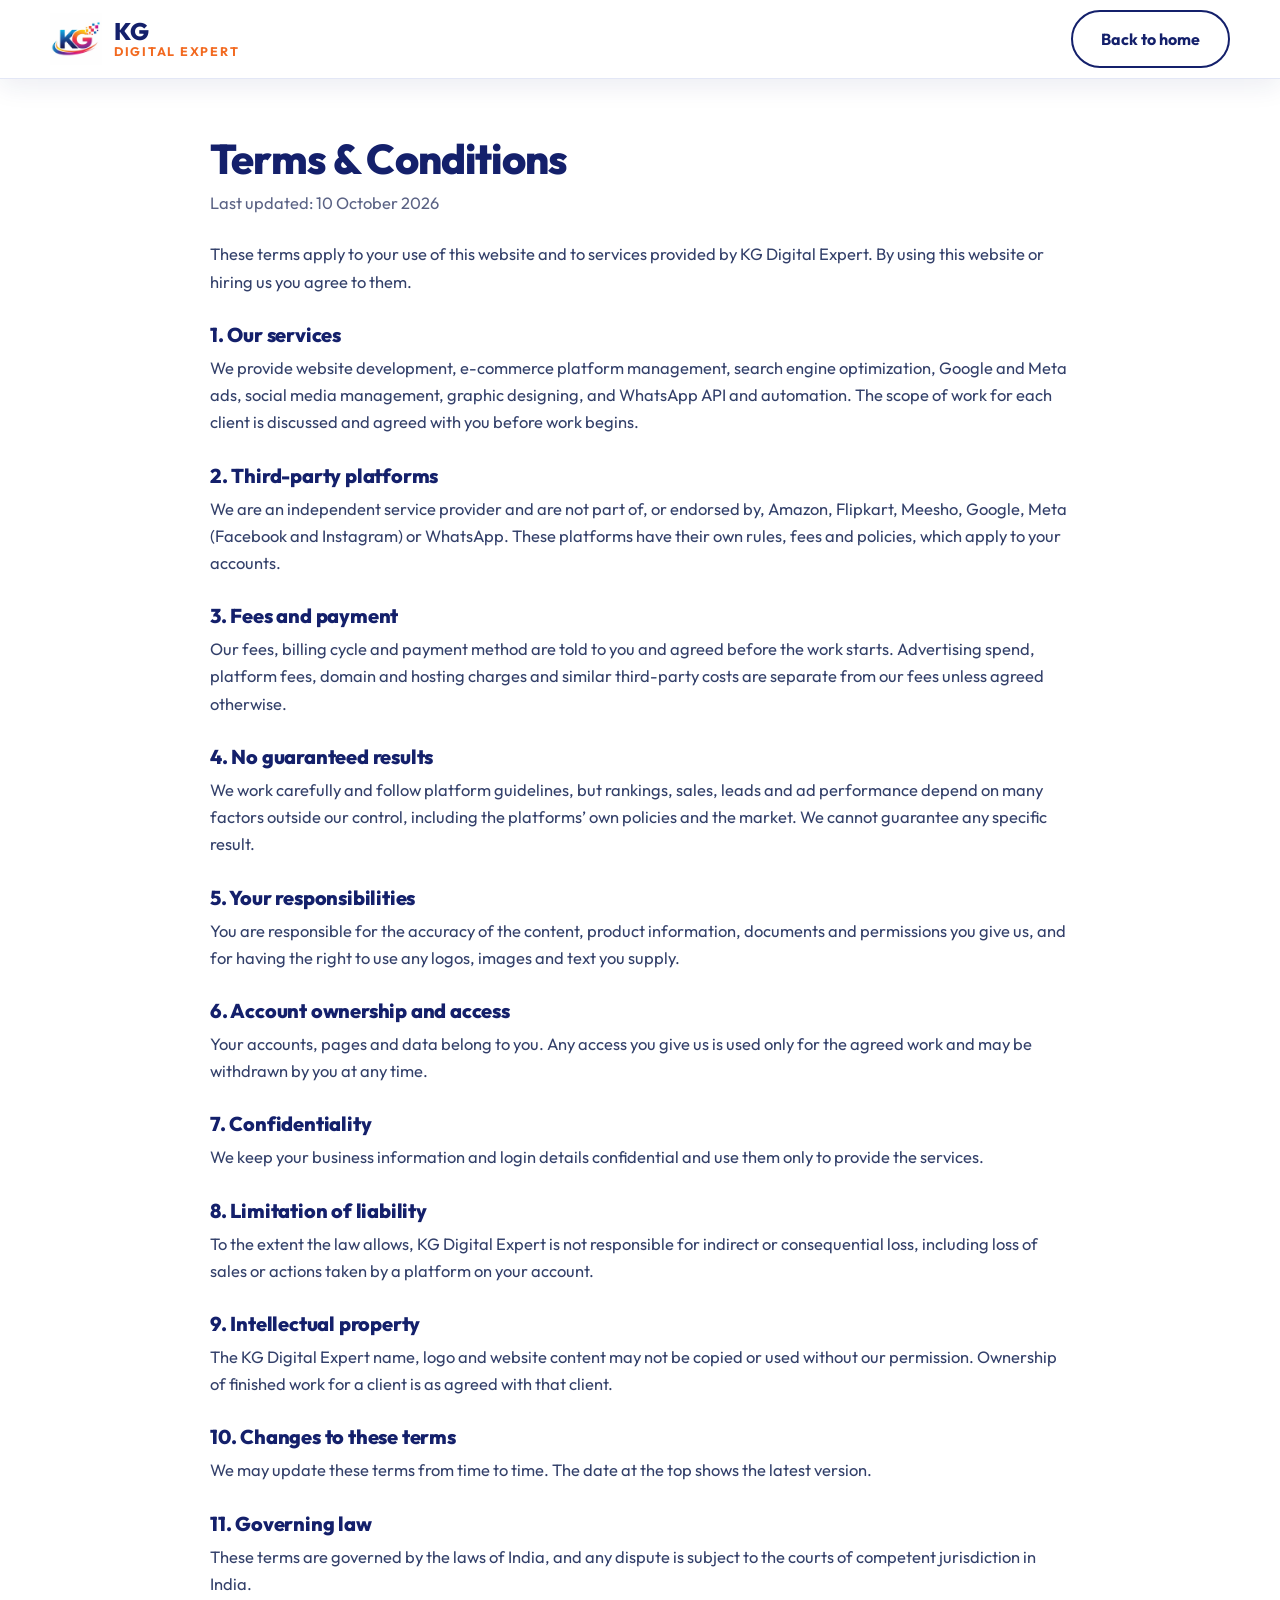
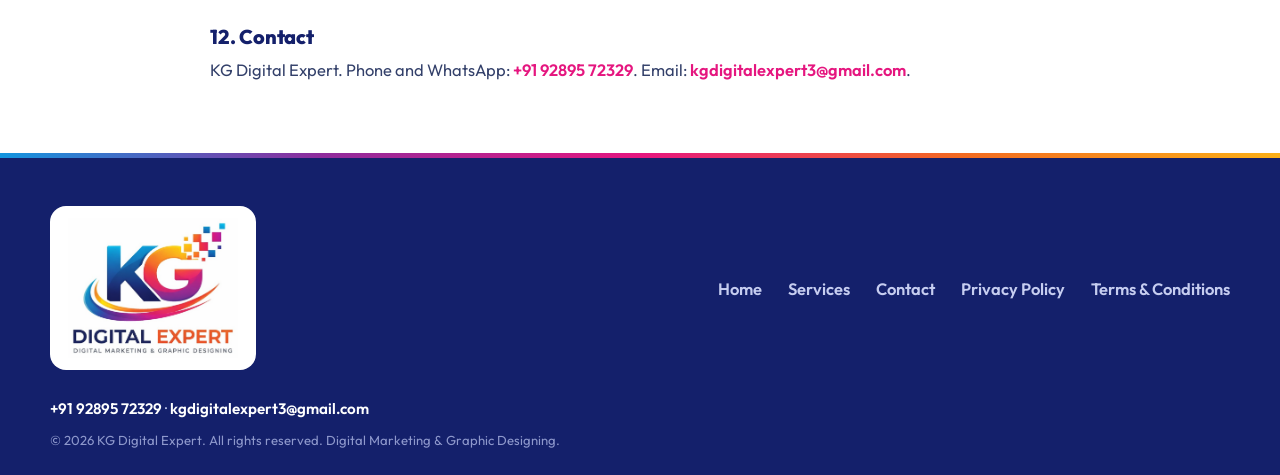
<file: terms.html>
<!DOCTYPE html>
<html lang="en">
<head>
  <meta charset="utf-8">
  <meta name="viewport" content="width=device-width, initial-scale=1">
  <title>Terms &amp; Conditions | KG Digital Expert</title>
  <meta name="description" content="Terms and conditions for using the KG Digital Expert website and services.">
  <meta name="theme-color" content="#14206b">
  <link rel="icon" type="image/png" href="assets/favicon.png">
  <link rel="preconnect" href="https://fonts.googleapis.com">
  <link rel="preconnect" href="https://fonts.gstatic.com" crossorigin>
  <link rel="stylesheet" href="https://fonts.googleapis.com/css2?family=Outfit:wght@400;500;600;700;800&amp;display=swap">
  <link rel="stylesheet" href="styles.css">
</head>
<body>
  <header class="site-header scrolled">
    <div class="container nav-wrap">
      <a class="brand" href="index.html"><img src="assets/favicon.png" alt="KG Digital Expert logo" width="52" height="52"><span class="brand-text"><span class="brand-name">KG</span><span class="brand-tag">Digital Expert</span></span></a>
      <a class="btn btn-outline" href="index.html">Back to home</a>
    </div>
  </header>
  <main class="legal">
    <div class="container">
      <h1>Terms &amp; Conditions</h1>
      <p class="updated">Last updated: 10 October 2026</p>

      <p>These terms apply to your use of this website and to services provided by KG Digital Expert. By using this website or hiring us you agree to them.</p>
      <h2>1. Our services</h2>
      <p>We provide website development, e-commerce platform management, search engine optimization, Google and Meta ads, social media management, graphic designing, and WhatsApp API and automation. The scope of work for each client is discussed and agreed with you before work begins.</p>
      <h2>2. Third-party platforms</h2>
      <p>We are an independent service provider and are not part of, or endorsed by, Amazon, Flipkart, Meesho, Google, Meta (Facebook and Instagram) or WhatsApp. These platforms have their own rules, fees and policies, which apply to your accounts.</p>
      <h2>3. Fees and payment</h2>
      <p>Our fees, billing cycle and payment method are told to you and agreed before the work starts. Advertising spend, platform fees, domain and hosting charges and similar third-party costs are separate from our fees unless agreed otherwise.</p>
      <h2>4. No guaranteed results</h2>
      <p>We work carefully and follow platform guidelines, but rankings, sales, leads and ad performance depend on many factors outside our control, including the platforms&rsquo; own policies and the market. We cannot guarantee any specific result.</p>
      <h2>5. Your responsibilities</h2>
      <p>You are responsible for the accuracy of the content, product information, documents and permissions you give us, and for having the right to use any logos, images and text you supply.</p>
      <h2>6. Account ownership and access</h2>
      <p>Your accounts, pages and data belong to you. Any access you give us is used only for the agreed work and may be withdrawn by you at any time.</p>
      <h2>7. Confidentiality</h2>
      <p>We keep your business information and login details confidential and use them only to provide the services.</p>
      <h2>8. Limitation of liability</h2>
      <p>To the extent the law allows, KG Digital Expert is not responsible for indirect or consequential loss, including loss of sales or actions taken by a platform on your account.</p>
      <h2>9. Intellectual property</h2>
      <p>The KG Digital Expert name, logo and website content may not be copied or used without our permission. Ownership of finished work for a client is as agreed with that client.</p>
      <h2>10. Changes to these terms</h2>
      <p>We may update these terms from time to time. The date at the top shows the latest version.</p>
      <h2>11. Governing law</h2>
      <p>These terms are governed by the laws of India, and any dispute is subject to the courts of competent jurisdiction in India.</p>
      <h2>12. Contact</h2>
      <p>KG Digital Expert. Phone and WhatsApp: <a href="tel:+919289572329">+91 92895 72329</a>. Email: <a href="mailto:kgdigitalexpert3@gmail.com">kgdigitalexpert3@gmail.com</a>.</p>
    </div>
  </main>

  <footer class="site-footer">
    <div class="container">
      <div class="footer-top">
        <div class="footer-brand"><img src="assets/logo.svg" alt="KG Digital Expert" width="763" height="629"></div>
        <ul class="footer-links">
          <li><a href="index.html">Home</a></li>
          <li><a href="index.html#services">Services</a></li>
          <li><a href="index.html#contact">Contact</a></li>
          <li><a href="privacy.html">Privacy Policy</a></li>
          <li><a href="terms.html">Terms &amp; Conditions</a></li>
        </ul>
      </div>
      <p class="footer-addr"><a href="tel:+919289572329">+91 92895 72329</a> &middot; <a href="mailto:kgdigitalexpert3@gmail.com">kgdigitalexpert3@gmail.com</a></p>
      <p class="copy">&copy; <span id="yr">2026</span> KG Digital Expert. All rights reserved. Digital Marketing &amp; Graphic Designing.</p>
    </div>
  </footer>
  <script>document.getElementById('yr').textContent=new Date().getFullYear();</script>
</body>
</html>
</file>
<file: styles.css>
/* KG Digital Expert - colours come from the logo and are variables, change them here */
:root{--navy:#14206b;--blue:#1296e0;--orange:#f26a21;--yellow:#fbb017;--pink:#e5167f;--purple:#8e2c9c;--green:#25d366;--ink:#1a2250;--muted:#5b6385;--cream:#f6f8ff;--line:#e3e7f6;
--grad:linear-gradient(90deg,var(--blue),var(--purple),var(--pink),var(--orange),var(--yellow))}
*{box-sizing:border-box;margin:0;padding:0}
html{scroll-behavior:smooth;scroll-padding-top:90px}
body{font-family:'Outfit',system-ui,-apple-system,Segoe UI,Roboto,Arial,sans-serif;color:var(--ink);background:#fff;line-height:1.65;font-size:16.5px;-webkit-font-smoothing:antialiased;overflow-x:hidden}
img{max-width:100%;height:auto;display:block}
a{color:inherit;text-decoration:none}
ul{list-style:none}
.container{width:min(1180px,100% - 40px);margin-inline:auto}
h1,h2,h3{line-height:1.15;color:var(--navy);font-weight:800}
h1{font-size:clamp(2.2rem,5vw,3.7rem);letter-spacing:-.02em}
h2{font-size:clamp(1.7rem,3.2vw,2.5rem);letter-spacing:-.01em}
h3{font-size:1.22rem}
.grad{background:linear-gradient(90deg,var(--blue),var(--purple),var(--pink),var(--orange),var(--blue));background-size:250% 100%;-webkit-background-clip:text;background-clip:text;color:transparent;animation:shift 6s linear infinite}
@keyframes shift{to{background-position:250% 0}}
.eyebrow{display:inline-block;font-size:.8rem;font-weight:700;letter-spacing:.14em;text-transform:uppercase;color:var(--pink);margin-bottom:12px}
.progress{position:fixed;top:0;left:0;height:4px;width:0;background:var(--grad);z-index:100}
.btn{display:inline-flex;align-items:center;justify-content:center;gap:8px;padding:14px 28px;border-radius:999px;font-weight:700;font-size:1rem;border:2px solid transparent;cursor:pointer;font-family:inherit;transition:transform .2s,box-shadow .2s,background .2s}
.btn:hover{transform:translateY(-3px)}
.btn-primary{background:linear-gradient(100deg,var(--orange),var(--pink),var(--purple));background-size:200% 100%;color:#fff;box-shadow:0 10px 24px rgba(229,22,127,.3);animation:pulse 2.8s ease-in-out infinite}
.btn-primary:hover{background-position:100% 0}
@keyframes pulse{0%,100%{box-shadow:0 10px 24px rgba(229,22,127,.3)}50%{box-shadow:0 10px 34px rgba(242,106,33,.5)}}
.btn-whatsapp{background:var(--green);color:#fff;box-shadow:0 10px 24px rgba(37,211,102,.3)}
.btn-outline{border-color:var(--navy);color:var(--navy);background:#fff}
.btn-outline:hover{background:var(--navy);color:#fff}
.btn-light{background:#fff;color:var(--navy)}
.btn-block{width:100%}
.topbar{background:var(--navy);color:#cdd6ff;font-size:.85rem}
.topbar-in{display:flex;justify-content:space-between;align-items:center;gap:16px;padding:8px 0}
.tb-links{display:flex;gap:22px}
.topbar a{display:inline-flex;align-items:center;gap:6px;font-weight:600;color:#fff}
.site-header{position:sticky;top:0;z-index:50;background:rgba(255,255,255,.92);backdrop-filter:blur(10px);border-bottom:1px solid transparent;transition:box-shadow .3s,border-color .3s}
.site-header.scrolled{border-color:var(--line);box-shadow:0 8px 24px rgba(20,32,107,.08)}
.nav-wrap{display:flex;align-items:center;justify-content:space-between;gap:20px;padding:10px 0}
.brand{display:flex;align-items:center;gap:12px}
.brand img{width:52px;height:52px;object-fit:contain}
.brand-text{display:flex;flex-direction:column;line-height:1}
.brand-name{font-weight:800;font-size:1.5rem;color:var(--navy)}
.brand-tag{font-weight:700;font-size:.78rem;letter-spacing:.14em;text-transform:uppercase;color:var(--orange);margin-top:3px}
.nav{display:flex;align-items:center;gap:26px;font-weight:600;font-size:.97rem}
.nav a:not(.btn){position:relative;padding:4px 0}
.nav a:not(.btn)::after{content:"";position:absolute;left:0;bottom:-2px;height:3px;width:0;border-radius:3px;background:var(--grad);transition:width .3s}
.nav a:not(.btn):hover::after{width:100%}
.nav-cta{padding:10px 22px}
.menu-btn{display:none;background:var(--navy);color:#fff;border:0;border-radius:8px;padding:9px 16px;font-weight:700;font-family:inherit;cursor:pointer}
.hero{position:relative;background:linear-gradient(180deg,var(--cream),#fff);padding:72px 0 90px;overflow:hidden}
.blob{position:absolute;border-radius:50%;filter:blur(70px);opacity:.35;animation:float 12s ease-in-out infinite}
.b1{width:360px;height:360px;background:var(--blue);top:-80px;left:-80px}
.b2{width:320px;height:320px;background:var(--pink);right:-60px;top:60px;animation-delay:-4s}
.b3{width:280px;height:280px;background:var(--yellow);bottom:-100px;left:42%;animation-delay:-8s}
@keyframes float{0%,100%{transform:translate(0,0) scale(1)}50%{transform:translate(30px,-24px) scale(1.08)}}
.hero-grid{position:relative;display:grid;grid-template-columns:1.1fr .9fr;gap:50px;align-items:center}
.rot{font-size:1.2rem;font-weight:600;color:var(--muted);margin-top:16px;min-height:1.8em}
.rot b{color:var(--orange);display:inline-block;transition:opacity .3s,transform .3s}
.rot b.out{opacity:0;transform:translateY(8px)}
.lead{font-size:1.1rem;color:var(--muted);margin:14px 0 28px;max-width:560px}
.hero-actions{display:flex;flex-wrap:wrap;gap:14px}
.hero-visual{position:relative;display:flex;justify-content:center;padding:34px}
.hv-card{width:min(430px,100%);background:#fff;border-radius:36px;border:1px solid var(--line);box-shadow:0 30px 70px rgba(20,32,107,.16);padding:34px;transition:transform .2s ease-out;animation:bob 6s ease-in-out infinite}
@keyframes bob{0%,100%{translate:0 0}50%{translate:0 -12px}}
.hv-card img{width:100%;height:auto}
.px{position:absolute;width:20px;height:20px;border-radius:5px;animation:drift 5s ease-in-out infinite}
.p1{background:var(--blue);top:6%;right:12%}.p2{background:var(--pink);top:14%;right:3%;animation-delay:-1s;width:14px;height:14px}
.p3{background:var(--orange);top:24%;right:8%;animation-delay:-2s;width:26px;height:26px}.p4{background:var(--yellow);bottom:12%;right:5%;animation-delay:-3s}
.p5{background:var(--purple);bottom:4%;left:20%;animation-delay:-.5s;width:14px;height:14px}.p6{background:var(--blue);top:40%;left:0;animation-delay:-2.5s;width:16px;height:16px}
.p7{background:var(--pink);bottom:28%;left:4%;animation-delay:-1.5s;width:12px;height:12px}.p8{background:var(--yellow);top:2%;left:30%;animation-delay:-3.5s;width:14px;height:14px}
@keyframes drift{0%,100%{transform:translate(0,0) rotate(0)}50%{transform:translate(10px,-18px) rotate(25deg)}}
.chip{position:absolute;display:flex;align-items:center;gap:8px;background:#fff;color:var(--navy);padding:10px 18px;border-radius:999px;font-weight:700;font-size:.92rem;box-shadow:0 14px 30px rgba(20,32,107,.18);animation:bob 5s ease-in-out infinite}
.chip svg{color:var(--pink)}
.c1{top:10px;left:0}.c2{top:50%;right:-6px;animation-delay:-2s}.c3{bottom:8px;left:12px;animation-delay:-3.5s}
.anim-in{opacity:0;transform:translateY(26px);animation:rise .8s cubic-bezier(.2,.7,.2,1) forwards;animation-delay:var(--d,0s)}
@keyframes rise{to{opacity:1;transform:none}}
.marquee{background:var(--navy);overflow:hidden;padding:16px 0;white-space:nowrap}
.marquee-track{display:inline-flex;gap:0;animation:scroll 32s linear infinite}
.marquee span{display:inline-flex;align-items:center;color:#fff;font-weight:700;font-size:1.05rem;padding:0 26px}
.marquee span::after{content:"";width:10px;height:10px;border-radius:3px;margin-left:52px;background:var(--orange)}
.marquee span:nth-child(3n+2)::after{background:var(--blue)}.marquee span:nth-child(3n)::after{background:var(--pink)}
@keyframes scroll{to{transform:translateX(-50%)}}
.section{padding:90px 0}
.tinted{background:var(--cream)}
.section-head{text-align:center;max-width:680px;margin:0 auto 48px}
.section-head p{color:var(--muted);margin-top:10px}
.about-grid{display:grid;grid-template-columns:1.1fr .9fr;gap:56px;align-items:center}
.about-text p{color:var(--muted);margin-top:14px}
.ticks{margin-top:20px;display:grid;gap:10px}
.ticks li{display:flex;gap:10px;align-items:flex-start;font-weight:600}
.ticks svg{flex:0 0 22px;color:var(--orange);margin-top:2px}
.about-card{background:#fff;border:1px solid var(--line);border-radius:28px;padding:36px;box-shadow:0 24px 50px rgba(20,32,107,.1)}
.cards{display:grid;grid-template-columns:repeat(3,1fr);gap:26px}
.cards .card:last-child:nth-child(3n+1){grid-column:2}
.card{--c:var(--blue);position:relative;background:#fff;border:1px solid var(--line);border-radius:22px;padding:32px 28px;display:flex;flex-direction:column;box-shadow:0 10px 30px rgba(20,32,107,.06);overflow:hidden;transition:transform .25s,box-shadow .25s}
.card::before{content:"";position:absolute;left:0;top:0;right:0;height:5px;background:var(--c);transform:scaleX(0);transform-origin:left;transition:transform .4s}
.card:hover{transform:translateY(-8px);box-shadow:0 26px 50px rgba(20,32,107,.14)}
.card:hover::before{transform:scaleX(1)}
.c-blue{--c:var(--blue)}.c-orange{--c:var(--orange)}.c-purple{--c:var(--purple)}.c-pink{--c:var(--pink)}.c-yellow{--c:var(--yellow)}.c-green{--c:var(--green)}
.card-icon{width:58px;height:58px;border-radius:16px;background:var(--c);color:#fff;display:grid;place-items:center;margin-bottom:18px;transition:transform .4s}
.card:hover .card-icon{transform:rotate(-8deg) scale(1.1)}
.card p{color:var(--muted);margin:10px 0 14px}
.mini{display:grid;gap:8px;margin-bottom:20px;font-size:.96rem}
.mini li{padding-left:22px;position:relative}
.mini li::before{content:"";position:absolute;left:0;top:.6em;width:10px;height:10px;border-radius:3px;background:var(--c)}
.card-link{margin-top:auto;font-weight:700;color:var(--navy);display:inline-flex;align-items:center;gap:6px}
.card-link svg{transition:transform .25s}
.card-link:hover svg{transform:translateX(5px)}
.steps{display:grid;grid-template-columns:repeat(4,1fr);gap:22px}
.step{background:#fff;border:1px solid var(--line);border-radius:20px;padding:28px 22px;transition:transform .25s,box-shadow .25s}
.step:hover{transform:translateY(-6px);box-shadow:0 20px 40px rgba(20,32,107,.1)}
.step p{color:var(--muted);font-size:.96rem;margin-top:8px}
.num{width:44px;height:44px;border-radius:50%;background:var(--grad);color:#fff;display:grid;place-items:center;font-weight:800;margin-bottom:14px}
.cta{background:linear-gradient(110deg,var(--navy),#3a2a8c,var(--purple));background-size:200% 100%;animation:shift 10s ease-in-out infinite alternate;color:#fff;padding:60px 0}
.cta h2{color:#fff}
.cta p{color:#dcd9ff;margin-top:6px}
.cta-in{display:flex;align-items:center;justify-content:space-between;gap:24px;flex-wrap:wrap}
.contact-grid{display:grid;grid-template-columns:1.1fr .9fr;gap:30px;align-items:start}
.lead-form{background:#fff;border:1px solid var(--line);border-radius:24px;padding:36px;box-shadow:0 20px 50px rgba(20,32,107,.1);border-top:5px solid transparent;border-image:var(--grad) 1}
.lead-form h3{font-size:1.45rem;margin-bottom:12px}
.lead-form label{display:block;font-weight:700;font-size:.9rem;margin:16px 0 6px}
.lead-form input,.lead-form select{width:100%;padding:14px 16px;border:1.5px solid var(--line);border-radius:12px;font:inherit;background:#fff;color:var(--ink);transition:border-color .2s,box-shadow .2s}
.lead-form input:focus,.lead-form select:focus{outline:none;border-color:var(--blue);box-shadow:0 0 0 4px rgba(18,150,224,.18)}
.lead-form .btn{margin-top:22px}
.form-err{margin-top:14px;color:#b3261e;font-weight:600;font-size:.92rem}
.form-note{margin-top:12px;font-size:.82rem;color:var(--muted)}
.contact-side{display:grid;gap:16px}
.contact-box{display:flex;align-items:center;gap:16px;background:#fff;border:1px solid var(--line);border-radius:18px;padding:20px 22px;box-shadow:0 8px 24px rgba(20,32,107,.06);transition:transform .25s,border-color .25s}
a.contact-box:hover{border-color:var(--pink);transform:translateX(6px)}
.ci{width:52px;height:52px;border-radius:14px;background:var(--navy);color:#fff;display:grid;place-items:center;flex:0 0 52px}
.contact-box:nth-child(2) .ci{background:var(--green)}.contact-box:nth-child(3) .ci{background:var(--orange)}
.contact-box strong{display:block;color:var(--navy)}
.contact-box em{font-style:normal;color:var(--muted);font-size:.95rem;word-break:break-word}
.site-footer{background:var(--navy);color:#c6cdf0;padding:48px 0 24px;border-top:5px solid transparent;border-image:var(--grad) 1}
.footer-top{display:flex;justify-content:space-between;align-items:center;gap:30px;flex-wrap:wrap}
.footer-brand{background:#fff;border-radius:16px;padding:12px 18px}
.footer-brand img{width:170px;height:auto}
.footer-links{display:flex;flex-wrap:wrap;gap:10px 26px;font-weight:600}
.footer-links a:hover{color:var(--yellow)}
.footer-addr{margin-top:26px;font-size:.95rem}
.footer-addr a{color:#fff;font-weight:600}
.copy{margin-top:8px;font-size:.82rem;color:#8e98cc}
.legal{padding:56px 0 70px}
.legal .container{max-width:860px}
.legal h1{font-size:clamp(1.9rem,4vw,2.6rem)}
.legal .updated{color:var(--muted);margin:6px 0 24px}
.legal h2{font-size:1.25rem;margin:28px 0 8px}
.legal p,.legal li{color:#33406a}
.legal ul{list-style:disc;padding-left:22px;display:grid;gap:4px;margin-top:6px}
.legal a{color:var(--pink);font-weight:600}
.mobile-bar{display:none}
.js .reveal{opacity:0;transform:translateY(30px) scale(.97);transition:opacity .7s,transform .7s}
.js .reveal.in{opacity:1;transform:none}
@media(max-width:980px){
 .hero-grid,.about-grid,.contact-grid{grid-template-columns:1fr}
 .hero-visual{padding:14px 20px}.hv-card{width:min(340px,86%)}
 .cards{grid-template-columns:1fr 1fr}.cards .card:last-child:nth-child(3n+1){grid-column:auto}.steps{grid-template-columns:1fr 1fr}
}
@media(max-width:860px){
 .topbar span:first-child{display:none}.topbar-in{justify-content:center}.tb-links a:first-child{display:none}
 .menu-btn{display:block}
 .nav{position:absolute;left:0;right:0;top:100%;background:#fff;border-bottom:1px solid var(--line);flex-direction:column;align-items:stretch;gap:0;padding:8px 20px 18px;display:none}
 .nav.open{display:flex}.nav a{padding:12px 0;border-bottom:1px solid var(--line)}.nav a::after{display:none}.nav .nav-cta{margin-top:12px;border:0}
 .section{padding:62px 0}
 .mobile-bar{display:grid;grid-template-columns:1fr 1fr;position:fixed;left:0;right:0;bottom:0;z-index:60;box-shadow:0 -6px 20px rgba(0,0,0,.15)}
 .mobile-bar a{padding:15px;text-align:center;font-weight:800;color:#fff}
 .mb-call{background:var(--navy)}.mb-wa{background:var(--green)}
 body{padding-bottom:54px}
}
@media(max-width:600px){
 .cards,.steps{grid-template-columns:1fr}.lead-form{padding:24px 20px}.hero{padding:40px 0 56px}
 .btn{width:100%}.hero-actions{flex-direction:column}.c2{right:0}
}
@media(prefers-reduced-motion:reduce){
 *,*::before,*::after{animation:none!important;transition:none!important}
 .anim-in,.js .reveal{opacity:1;transform:none}
}
</file>
